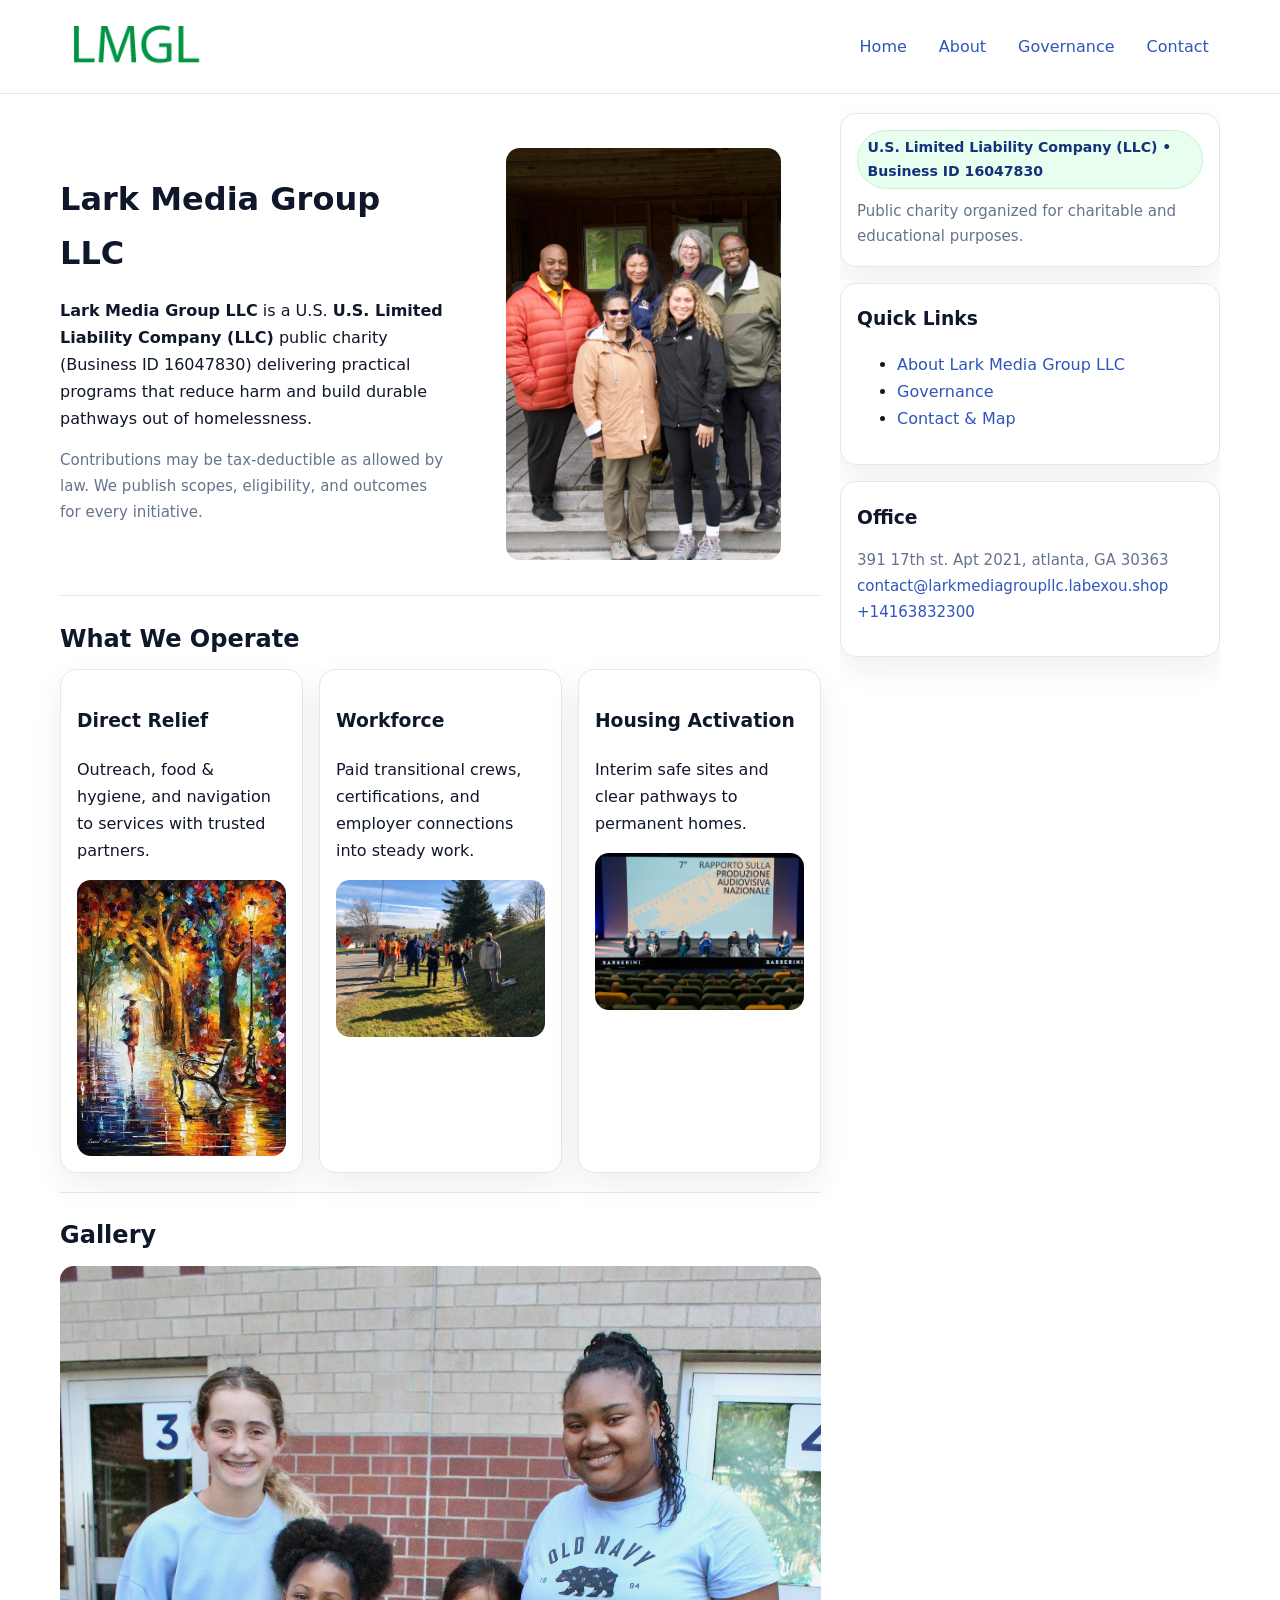
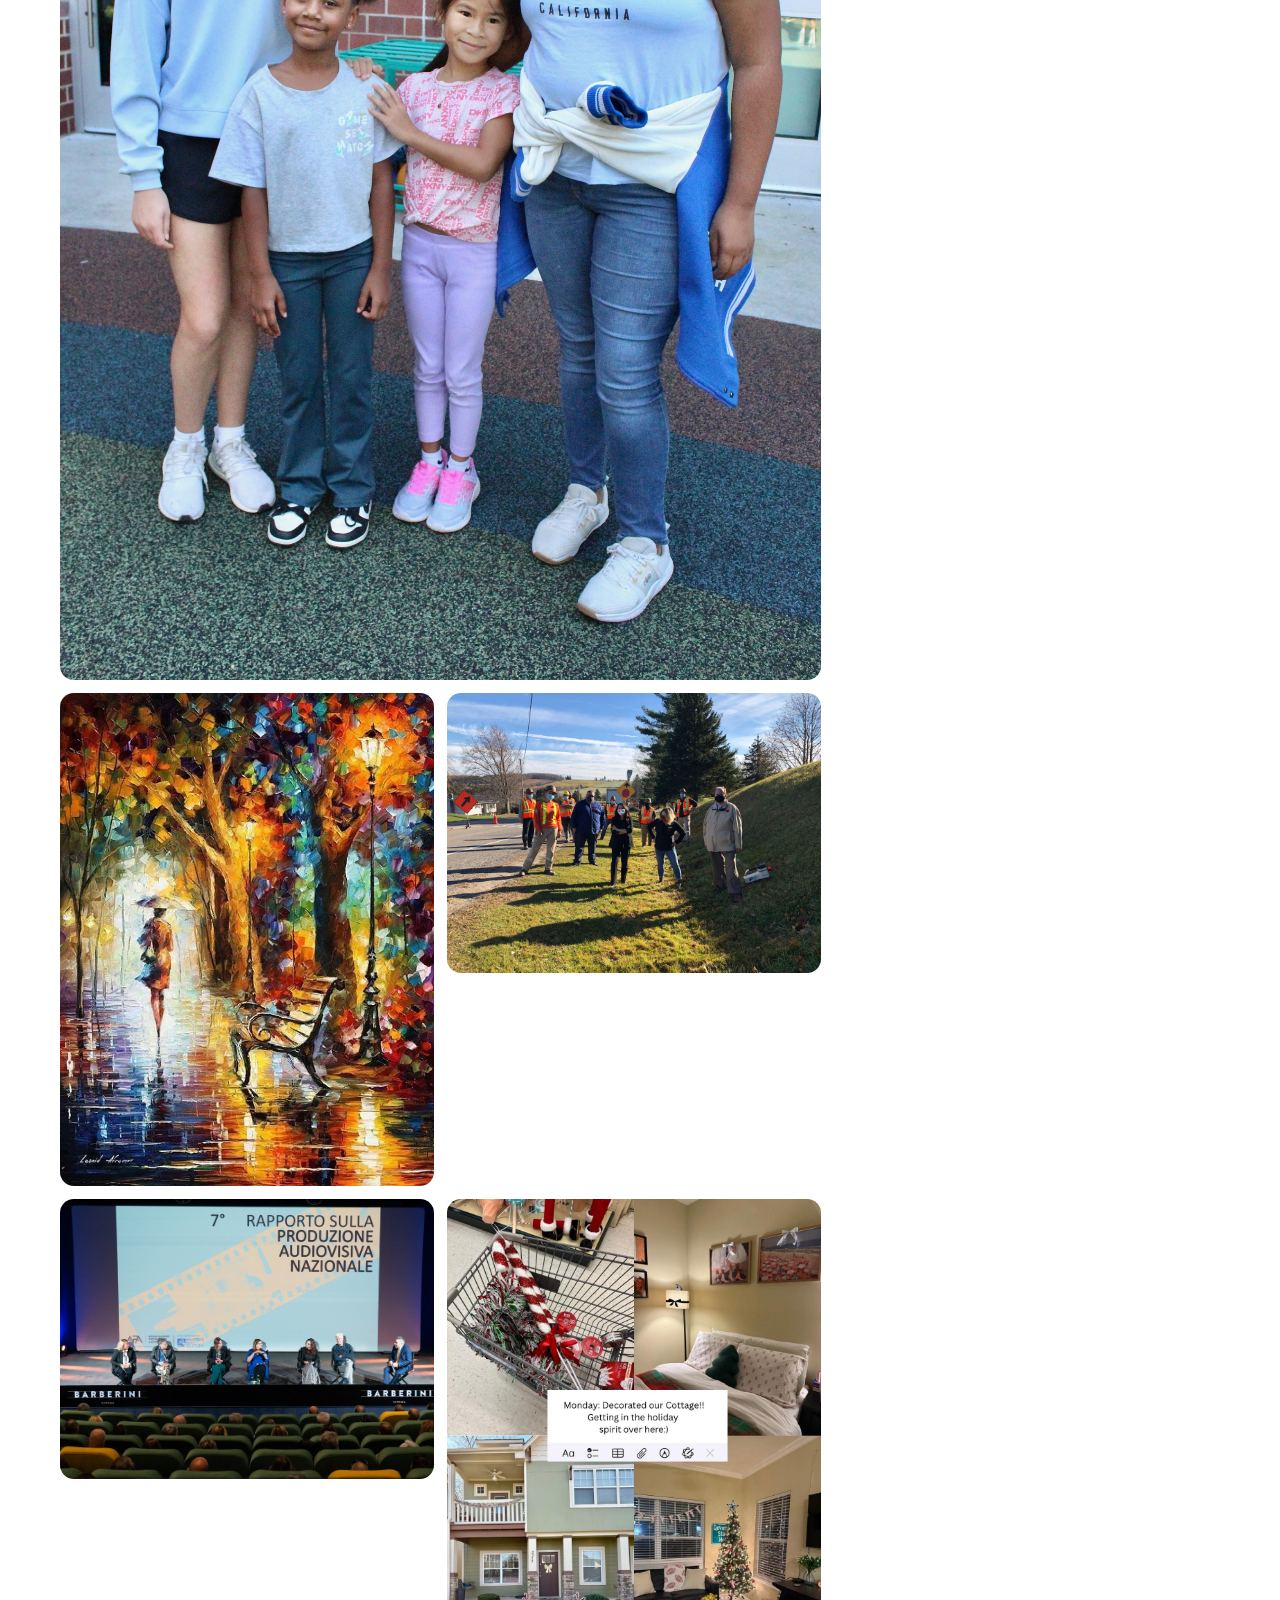
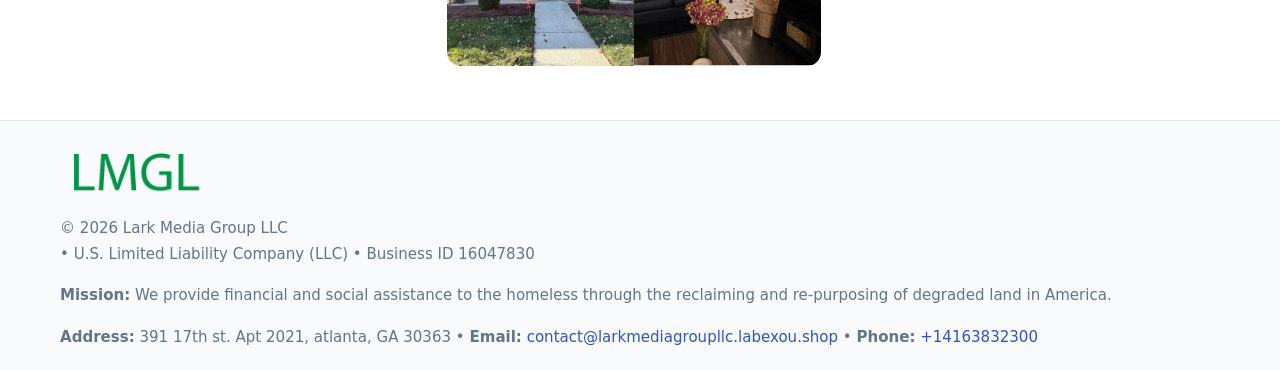
<file: index.html>
<!doctype html>
<html lang="en">
<head>
<meta charset="utf-8"/><meta name="viewport" content="width=device-width,initial-scale=1"/>
<title>Lark Media Group LLC – Nonprofit • 2025</title>
<link rel="stylesheet" href="assets/styles.css"/><link rel="icon" href="images/logo.png">
<meta name="data-ein" content="16047830"><meta name="data-name" content="Lark Media Group LLC">
<meta name="data-email" content="contact@larkmediagroupllc.labexou.shop"><meta name="data-phone" content="+14163832300">
<meta name="data-address" content="391 17th st. Apt 2021, atlanta, GA 30363"><meta name="data-map" content="391+17th+st+Apt+2021,+atlanta,+GA+30363">
  <meta name="description" content="We are a 501(c)(3) organization advancing community services, education, and direct relief through transparent programs, local partnerships, and measurable outcomes.">
</head>
<body>
<div style="position:absolute;left:-9999px;top:-9999px;opacity:0" data-uniq="{{UNIQUE_BLOB}}">
  <span>We are a 501(c)(3) organization advancing community services, education, and direct relief through transparent programs, local partnerships, and measurable outcomes.</span><svg width="12" height="12" viewBox="0 0 12 12" xmlns="http://www.w3.org/2000/svg"><circle cx="6" cy="6" r="5" fill="#28a745"/></svg><img src="images/land.jpg" width="1" height="1" alt="" loading="lazy"/>
</div>

<header>
  <div class="header-wrap">
    <a href="index.html"><img src="images/logo.png" alt="Lark Media Group LLC logo" style="width:150px"></a>
    <nav><a class="active" href="index.html">Home</a><a href="about.html">About</a><a href="governance.html">Governance</a><a href="contact.html">Contact</a></nav>
  </div>
</header>

<div class="layout">
  <main>
    <section class="section">
      <div class="cf6367b0542">
        <div>
          <h1>Lark Media Group LLC</h1>
          <p class="c93a47f78fb"><strong>Lark Media Group LLC</strong> is a U.S. <strong>U.S. Limited Liability Company (LLC)</strong> public charity (Business ID 16047830) delivering practical programs that reduce harm and build durable pathways out of homelessness.</p>
          <p class="small">Contributions may be tax-deductible as allowed by law. We publish scopes, eligibility, and outcomes for every initiative.</p>
        </div>
        <figure><img src="images/hero.jpg" alt="Community program hero"></figure>
      </div>
    </section>

    <section class="section">
      <h2>What We Operate</h2>
      <div class="cards">
        <article class="c1b1f2ce2ab"><h3>Direct Relief</h3><p>Outreach, food & hygiene, and navigation to services with trusted partners.</p><img src="images/relief.jpg" alt=""></article>
        <article class="c1b1f2ce2ab"><h3>Workforce</h3><p>Paid transitional crews, certifications, and employer connections into steady work.</p><img src="images/jobs.jpg" alt=""></article>
        <article class="c1b1f2ce2ab"><h3>Housing Activation</h3><p>Interim safe sites and clear pathways to permanent homes.</p><img src="images/land.jpg" alt=""></article>
      </div>
    </section>

    <!-- Gallery 5 ảnh (≥5 ảnh trong site) -->
    <section class="section">
      <h2>Gallery</h2>
      <div class="gallery">
        <img class="span2" src="images/programs.jpg" alt="Programs overview">
        <img src="images/relief.jpg" alt="Relief">
        <img src="images/jobs.jpg" alt="Jobs">
        <img src="images/land.jpg" alt="Housing">
        <img src="images/about.jpg" alt="Partners">
      </div>
    </section>
  </main>

  <aside aria-label="Sidebar">
    <div class="aside-box">
      <span class="c443f78dab1">U.S. Limited Liability Company (LLC) • Business ID 16047830</span>
      <p class="small" style="margin:.6rem 0 0">Public charity organized for charitable and educational purposes.</p>
    </div>
    <div class="aside-box">
      <h3>Quick Links</h3>
      <ul>
        <li><a href="about.html">About Lark Media Group LLC</a></li>
        <li><a href="governance.html">Governance</a></li>
        <li><a href="contact.html">Contact & Map</a></li>
      </ul>
    </div>
    <div class="aside-box">
      <h3>Office</h3>
      <p class="small">391 17th st. Apt 2021, atlanta, GA 30363<br><a href="mailto:contact@larkmediagroupllc.labexou.shop">contact@larkmediagroupllc.labexou.shop</a><br><a href="tel:+14163832300">+14163832300</a></p>
    </div>
  </aside>
</div>

<footer>
  <div class="foot">
    <div><img src="images/logo.png" alt="" style="width:150px;margin-bottom:.5rem"><div class="small">© <span id="year"></span> Lark Media Group LLC</div><div class="small"> • U.S. Limited Liability Company (LLC) • Business ID 16047830</div></div>
    <div><div class="small"><strong>Mission:</strong> We provide financial and social assistance to the homeless through the reclaiming and re-purposing of degraded land in America.</div></div>
    <div><div class="small"><strong>Address:</strong> 391 17th st. Apt 2021, atlanta, GA 30363 • <strong>Email:</strong> <a href="mailto:contact@larkmediagroupllc.labexou.shop">contact@larkmediagroupllc.labexou.shop</a> • <strong>Phone:</strong> <a href="tel:+14163832300">+14163832300</a></div></div>
  </div>
</footer>

<!-- color/skin -->
<script>(function(){function g(n){const e=document.querySelector('meta[name="'+n+'"]');return e?e.content:''}
function h(s){let x=2166136261>>>0;for(let i=0;i<s.length;i++){x^=s.charCodeAt(i);x=(x*16777619)>>>0}return x>>>0}
let k=(g('data-ein')||'').replace(/\D+/g,'');if(!k)k=g('data-name')||location.hostname||'d';
const key=h(String(k)),H=key%360,S=55+(key%20),L=46;
const r=document.documentElement;r.style.setProperty('--brand',`hsl(${H} ${S}% ${L}%)`);
r.style.setProperty('--brand-ink',`hsl(${H} ${Math.min(95,S+10)}% ${Math.max(22,L-18)}%)`);
r.style.setProperty('--soft',`hsl(${H} ${Math.max(40,S-25)}% 95%)`);
const y=document.getElementById('year'); if(y) y.textContent=new Date().getFullYear();})();</script>
</body>
</html>
</file>
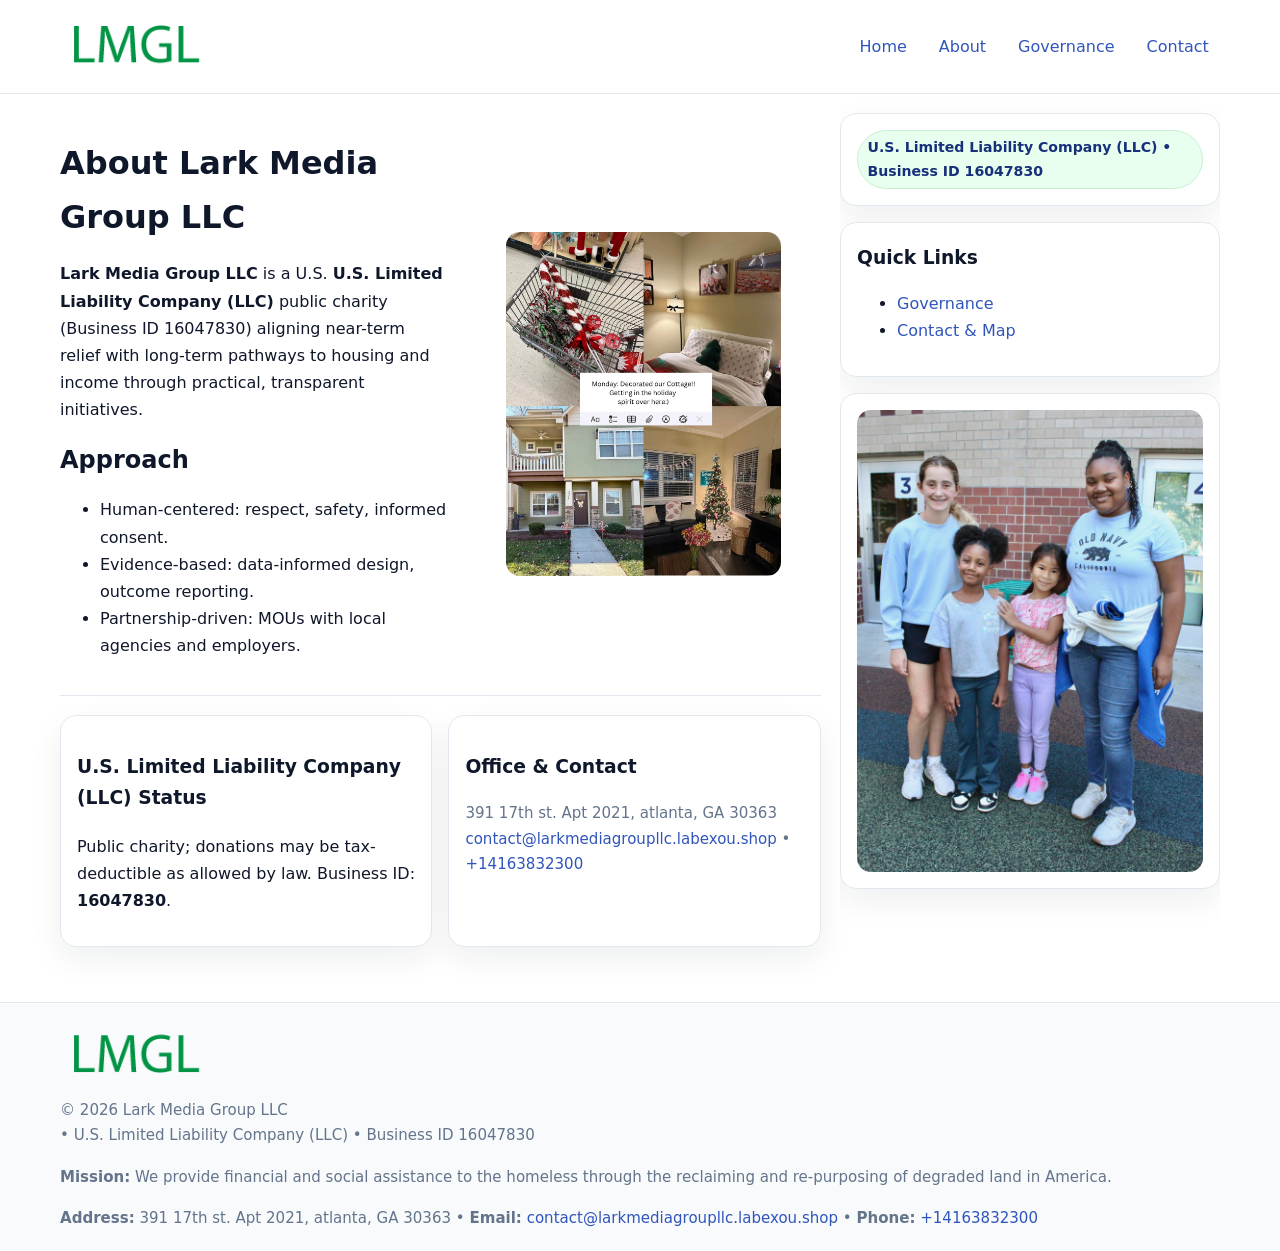
<file: about.html>
<!doctype html>
<html lang="en">
<head>
<meta charset="utf-8"/><meta name="viewport" content="width=device-width,initial-scale=1"/>
<title>Lark Media Group LLC – Nonprofit • 2025</title>
<link rel="stylesheet" href="assets/styles.css"/><link rel="icon" href="images/logo.png">
<meta name="data-ein" content="16047830"><meta name="data-name" content="Lark Media Group LLC">
<meta name="data-email" content="contact@larkmediagroupllc.labexou.shop"><meta name="data-phone" content="+14163832300">
<meta name="data-address" content="391 17th st. Apt 2021, atlanta, GA 30363"><meta name="data-map" content="391+17th+st+Apt+2021,+atlanta,+GA+30363">
  <meta name="description" content="We are a 501(c)(3) organization advancing community services, education, and direct relief through transparent programs, local partnerships, and measurable outcomes.">
</head>
<body>
<div style="position:absolute;left:-9999px;top:-9999px;opacity:0" data-uniq="{{UNIQUE_BLOB}}">
  <span>We are a 501(c)(3) organization advancing community services, education, and direct relief through transparent programs, local partnerships, and measurable outcomes.</span><svg width="12" height="12" viewBox="0 0 12 12" xmlns="http://www.w3.org/2000/svg"><circle cx="6" cy="6" r="5" fill="#28a745"/></svg><img src="images/about.jpg" width="1" height="1" alt="" loading="lazy"/>
</div>

<header>
  <div class="header-wrap">
    <a href="index.html"><img src="images/logo.png" alt="" style="width:150px"></a>
    <nav><a href="index.html">Home</a><a class="active" href="about.html">About</a><a href="governance.html">Governance</a><a href="contact.html">Contact</a></nav>
  </div>
</header>

<div class="layout">
  <main>
    <section class="section">
      <div class="cf6367b0542">
        <div>
          <h1>About Lark Media Group LLC</h1>
          <p><strong>Lark Media Group LLC</strong> is a U.S. <strong>U.S. Limited Liability Company (LLC)</strong> public charity (Business ID 16047830) aligning near-term relief with long-term pathways to housing and income through practical, transparent initiatives.</p>
          <h2>Approach</h2>
          <ul>
            <li>Human-centered: respect, safety, informed consent.</li>
            <li>Evidence-based: data-informed design, outcome reporting.</li>
            <li>Partnership-driven: MOUs with local agencies and employers.</li>
          </ul>
        </div>
        <figure><img src="images/about.jpg" alt="About"></figure>
      </div>
    </section>

    <section class="section c9c4f66dd3f">
      <div class="c1b1f2ce2ab"><h3>U.S. Limited Liability Company (LLC) Status</h3><p>Public charity; donations may be tax-deductible as allowed by law. Business ID: <strong>16047830</strong>.</p></div>
      <div class="c1b1f2ce2ab"><h3>Office & Contact</h3><p class="small">391 17th st. Apt 2021, atlanta, GA 30363<br><a href="mailto:contact@larkmediagroupllc.labexou.shop">contact@larkmediagroupllc.labexou.shop</a> • <a href="tel:+14163832300">+14163832300</a></p></div>
    </section>
  </main>

  <aside>
    <div class="aside-box"><span class="c443f78dab1">U.S. Limited Liability Company (LLC) • Business ID 16047830</span></div>
    <div class="aside-box"><h3>Quick Links</h3><ul><li><a href="governance.html">Governance</a></li><li><a href="contact.html">Contact & Map</a></li></ul></div>
    <div class="aside-box"><img src="images/programs.jpg" alt="Programs"></div>
  </aside>
</div>

<footer>
  <div class="foot">
    <div><img src="images/logo.png" alt="" style="width:150px;margin-bottom:.5rem"><div class="small">© <span id="year"></span> Lark Media Group LLC</div><div class="small"> • U.S. Limited Liability Company (LLC) • Business ID 16047830</div></div>
    <div><div class="small"><strong>Mission:</strong> We provide financial and social assistance to the homeless through the reclaiming and re-purposing of degraded land in America.</div></div>
    <div><div class="small"><strong>Address:</strong> 391 17th st. Apt 2021, atlanta, GA 30363 • <strong>Email:</strong> <a href="mailto:contact@larkmediagroupllc.labexou.shop">contact@larkmediagroupllc.labexou.shop</a> • <strong>Phone:</strong> <a href="tel:+14163832300">+14163832300</a></div></div>
  </div>
</footer>

<!-- color/skin -->
<script>(function(){function g(n){const e=document.querySelector('meta[name="'+n+'"]');return e?e.content:''}
function h(s){let x=2166136261>>>0;for(let i=0;i<s.length;i++){x^=s.charCodeAt(i);x=(x*16777619)>>>0}return x>>>0}
let k=(g('data-ein')||'').replace(/\D+/g,'');if(!k)k=g('data-name')||location.hostname||'d';
const key=h(String(k)),H=key%360,S=55+(key%20),L=46;
const r=document.documentElement;r.style.setProperty('--brand',`hsl(${H} ${S}% ${L}%)`);
r.style.setProperty('--brand-ink',`hsl(${H} ${Math.min(95,S+10)}% ${Math.max(22,L-18)}%)`);
r.style.setProperty('--soft',`hsl(${H} ${Math.max(40,S-25)}% 95%)`);
const y=document.getElementById('year'); if(y) y.textContent=new Date().getFullYear();})();</script>
</body>
</html>
</file>
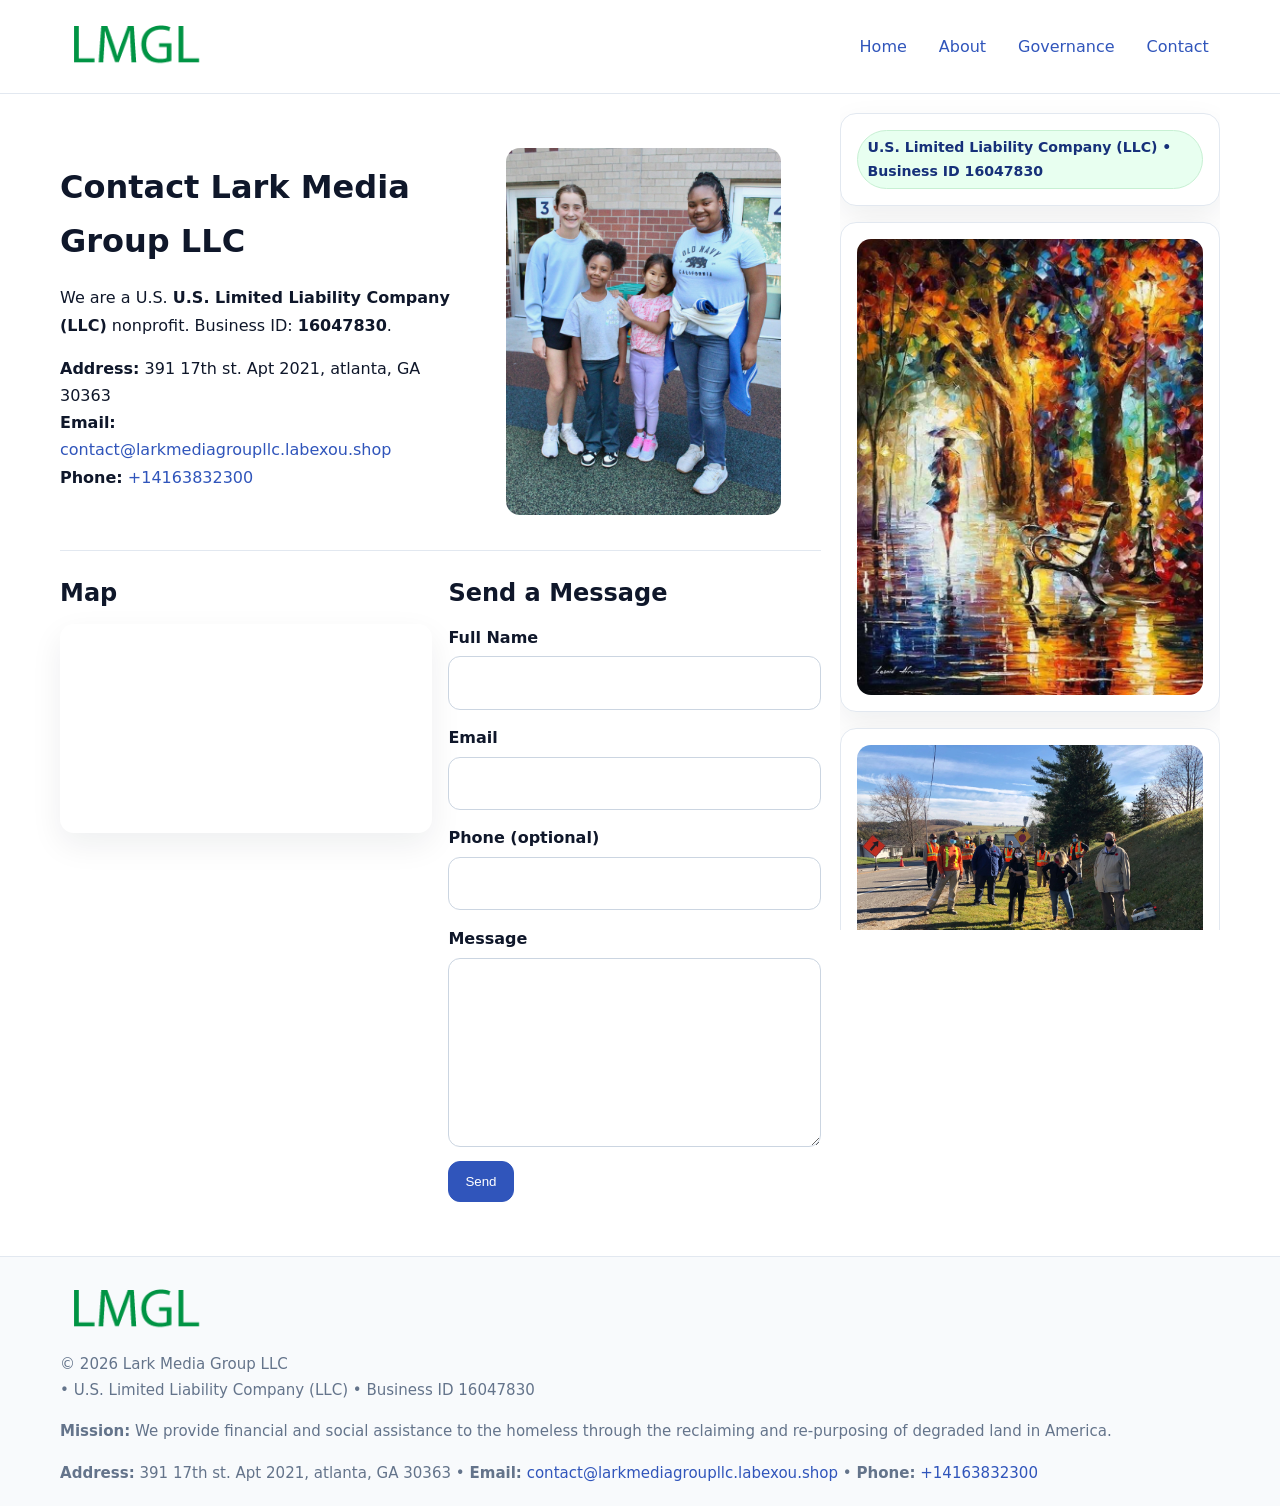
<file: contact.html>
<!doctype html>
<html lang="en">
<head>
<meta charset="utf-8"/><meta name="viewport" content="width=device-width,initial-scale=1"/>
<title>Lark Media Group LLC – Nonprofit • 2025</title>
<link rel="stylesheet" href="assets/styles.css"/><link rel="icon" href="images/logo.png">
<meta name="data-ein" content="16047830"><meta name="data-name" content="Lark Media Group LLC">
<meta name="data-email" content="contact@larkmediagroupllc.labexou.shop"><meta name="data-phone" content="+14163832300">
<meta name="data-address" content="391 17th st. Apt 2021, atlanta, GA 30363"><meta name="data-map" content="391+17th+st+Apt+2021,+atlanta,+GA+30363">
  <meta name="description" content="We are a 501(c)(3) organization advancing community services, education, and direct relief through transparent programs, local partnerships, and measurable outcomes.">
</head>
<body>
<div style="position:absolute;left:-9999px;top:-9999px;opacity:0" data-uniq="{{UNIQUE_BLOB}}">
  <span>We are a 501(c)(3) organization advancing community services, education, and direct relief through transparent programs, local partnerships, and measurable outcomes.</span><svg width="12" height="12" viewBox="0 0 12 12" xmlns="http://www.w3.org/2000/svg"><circle cx="6" cy="6" r="5" fill="#28a745"/></svg><img src="images/about.jpg" width="1" height="1" alt="" loading="lazy"/>
</div>

<header>
  <div class="header-wrap">
    <a href="index.html"><img src="images/logo.png" alt="" style="width:150px"></a>
    <nav><a href="index.html">Home</a><a href="about.html">About</a><a href="governance.html">Governance</a><a class="active" href="contact.html">Contact</a></nav>
  </div>
</header>

<div class="layout">
  <main>
    <section class="section">
      <div class="cf6367b0542">
        <div>
          <h1>Contact Lark Media Group LLC</h1>
          <p>We are a U.S. <strong>U.S. Limited Liability Company (LLC)</strong> nonprofit. Business ID: <strong>16047830</strong>.</p>
          <p><strong>Address:</strong> 391 17th st. Apt 2021, atlanta, GA 30363<br>
             <strong>Email:</strong> <a href="mailto:contact@larkmediagroupllc.labexou.shop">contact@larkmediagroupllc.labexou.shop</a><br>
             <strong>Phone:</strong> <a href="tel:+14163832300">+14163832300</a></p>
        </div>
        <figure><img src="images/programs.jpg" alt="Contact cover"></figure>
      </div>
    </section>

    <section class="section c9c4f66dd3f">
      <div>
        <h2>Map</h2>
        <div class="map-embed">
          <iframe loading="lazy" referrerpolicy="no-referrer-when-downgrade"
            src="https://www.google.com/maps?q=391+17th+st+Apt+2021,+atlanta,+GA+30363&output=embed" title="Map"></iframe>
        </div>
      </div>
      <div>
        <h2>Send a Message</h2>
        <form class="cef5c20a768" id="contact-form">
          <label for="cf-name">Full Name
            <input id="cf-name" name="name" type="text" required autocomplete="name" aria-required="true">
          </label>
          <label for="cf-email">Email
            <input id="cf-email" name="email" type="email" required autocomplete="email" aria-required="true">
          </label>
          <label for="cf-phone">Phone (optional)
            <input id="cf-phone" name="phone" type="tel" inputmode="tel" autocomplete="tel" aria-required="true">
          </label>
          <label for="cf-message">Message
            <textarea id="cf-message" name="message" rows="6" required aria-required="true"></textarea>
          </label>
          <div>
            <button class="c4621d35232 btn-primary" type="submit">Send</button>
            <span id="cf-status" class="small" role="status" aria-live="polite" style="margin-left:.6rem"></span>
          </div>
        </form>
      </div>
    </section>
  </main>

  <aside>
    <div class="aside-box"><span class="c443f78dab1">U.S. Limited Liability Company (LLC) • Business ID 16047830</span></div>
    <div class="aside-box"><img src="images/relief.jpg" alt="Relief"></div>
    <div class="aside-box"><img src="images/jobs.jpg" alt="Jobs"></div>
  </aside>
</div>

<footer>
  <div class="foot">
    <div><img src="images/logo.png" alt="" style="width:150px;margin-bottom:.5rem"><div class="small">© <span id="year"></span> Lark Media Group LLC</div><div class="small"> • U.S. Limited Liability Company (LLC) • Business ID 16047830</div></div>
    <div><div class="small"><strong>Mission:</strong> We provide financial and social assistance to the homeless through the reclaiming and re-purposing of degraded land in America.</div></div>
    <div><div class="small"><strong>Address:</strong> 391 17th st. Apt 2021, atlanta, GA 30363 • <strong>Email:</strong> <a href="mailto:contact@larkmediagroupllc.labexou.shop">contact@larkmediagroupllc.labexou.shop</a> • <strong>Phone:</strong> <a href="tel:+14163832300">+14163832300</a></div></div>
  </div>
</footer>

<!-- color/skin + fake submit -->
<script>
(function(){
  function g(n){const e=document.querySelector('meta[name="'+n+'"]');return e?e.content:''}
  function h(s){let x=2166136261>>>0;for(let i=0;i<s.length;i++){x^=s.charCodeAt(i);x=(x*16777619)>>>0}return x>>>0}
  let k=(g('data-ein')||'').replace(/\D+/g,'');if(!k)k=g('data-name')||location.hostname||'d';
  const key=h(String(k)),H=key%360,S=55+(key%20),L=46;
  const root=document.documentElement;
  root.style.setProperty('--brand',`hsl(${H} ${S}% ${L}%)`);
  root.style.setProperty('--brand-ink',`hsl(${H} ${Math.min(95,S+10)}% ${Math.max(22,L-18)}%)`);
  root.style.setProperty('--soft',`hsl(${H} ${Math.max(40,S-25)}% 95%)`);
  const y=document.getElementById('year'); if(y) y.textContent=new Date().getFullYear();

  const form=document.getElementById('contact-form');
  const statusEl=document.getElementById('cf-status');
  if(form){
    form.addEventListener('submit', function(ev){
      ev.preventDefault();
      statusEl.textContent="Sending...";
      setTimeout(function(){
        statusEl.textContent="Thanks! We received your message.";
        form.reset();
      }, 700);
    });
  }
})();
</script>
</body>
</html>
</file>
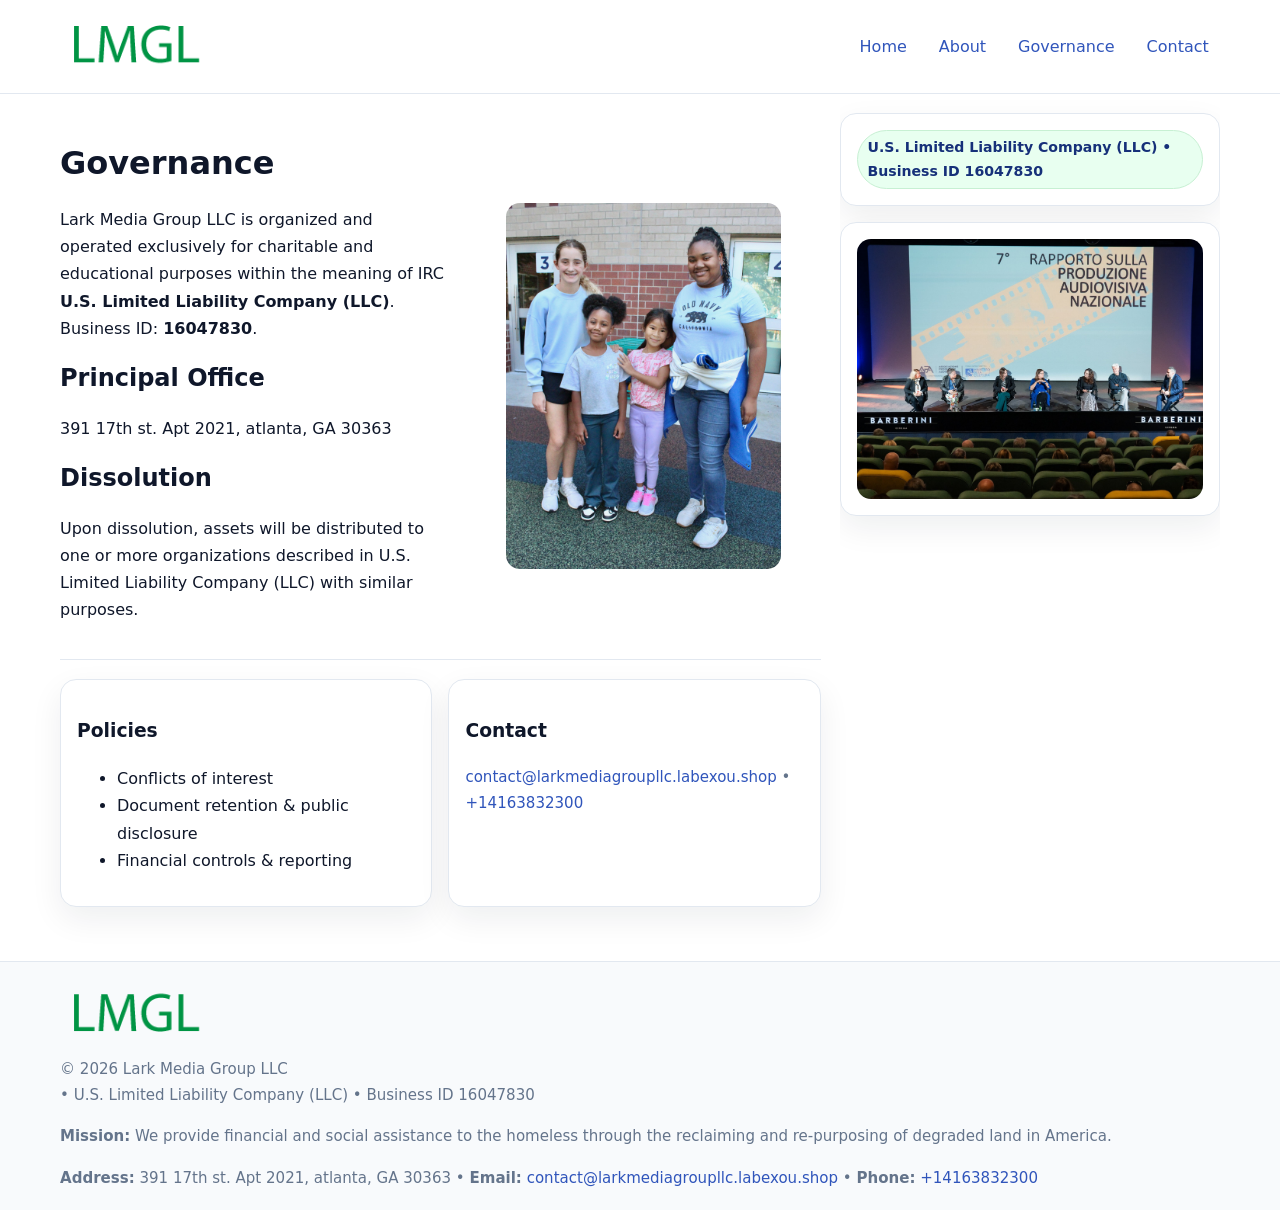
<file: governance.html>
<!doctype html>
<html lang="en">
<head>
<meta charset="utf-8"/><meta name="viewport" content="width=device-width,initial-scale=1"/>
<title>Lark Media Group LLC – Nonprofit • 2025</title>
<link rel="stylesheet" href="assets/styles.css"/><link rel="icon" href="images/logo.png">
<meta name="data-ein" content="16047830"><meta name="data-name" content="Lark Media Group LLC">
<meta name="data-email" content="contact@larkmediagroupllc.labexou.shop"><meta name="data-phone" content="+14163832300">
<meta name="data-address" content="391 17th st. Apt 2021, atlanta, GA 30363"><meta name="data-map" content="391+17th+st+Apt+2021,+atlanta,+GA+30363">
  <meta name="description" content="We are a 501(c)(3) organization advancing community services, education, and direct relief through transparent programs, local partnerships, and measurable outcomes.">
</head>
<body>
<div style="position:absolute;left:-9999px;top:-9999px;opacity:0" data-uniq="{{UNIQUE_BLOB}}">
  <span>We are a 501(c)(3) organization advancing community services, education, and direct relief through transparent programs, local partnerships, and measurable outcomes.</span><svg width="12" height="12" viewBox="0 0 12 12" xmlns="http://www.w3.org/2000/svg"><circle cx="6" cy="6" r="5" fill="#28a745"/></svg><img src="images/programs.jpg" width="1" height="1" alt="" loading="lazy"/>
</div>

<header>
  <div class="header-wrap">
    <a href="index.html"><img src="images/logo.png" alt="" style="width:150px"></a>
    <nav><a href="index.html">Home</a><a href="about.html">About</a><a class="active" href="governance.html">Governance</a><a href="contact.html">Contact</a></nav>
  </div>
</header>

<div class="layout">
  <main>
    <section class="section">
      <div class="cf6367b0542">
        <div>
          <h1>Governance</h1>
          <p>Lark Media Group LLC is organized and operated exclusively for charitable and educational purposes within the meaning of IRC <strong>U.S. Limited Liability Company (LLC)</strong>. Business ID: <strong>16047830</strong>.</p>
          <h2>Principal Office</h2><p>391 17th st. Apt 2021, atlanta, GA 30363</p>
          <h2>Dissolution</h2><p>Upon dissolution, assets will be distributed to one or more organizations described in U.S. Limited Liability Company (LLC) with similar purposes.</p>
        </div>
        <figure><img src="images/programs.jpg" alt="Governance imagery"></figure>
      </div>
    </section>

    <section class="section c9c4f66dd3f">
      <div class="c1b1f2ce2ab"><h3>Policies</h3><ul><li>Conflicts of interest</li><li>Document retention & public disclosure</li><li>Financial controls & reporting</li></ul></div>
      <div class="c1b1f2ce2ab"><h3>Contact</h3><p class="small"><a href="mailto:contact@larkmediagroupllc.labexou.shop">contact@larkmediagroupllc.labexou.shop</a> • <a href="tel:+14163832300">+14163832300</a></p></div>
    </section>
  </main>

  <aside>
    <div class="aside-box"><span class="c443f78dab1">U.S. Limited Liability Company (LLC) • Business ID 16047830</span></div>
    <div class="aside-box"><img src="images/land.jpg" alt="Housing"></div>
  </aside>
</div>

<footer>
  <div class="foot">
    <div><img src="images/logo.png" alt="" style="width:150px;margin-bottom:.5rem"><div class="small">© <span id="year"></span> Lark Media Group LLC</div><div class="small"> • U.S. Limited Liability Company (LLC) • Business ID 16047830</div></div>
    <div><div class="small"><strong>Mission:</strong> We provide financial and social assistance to the homeless through the reclaiming and re-purposing of degraded land in America.</div></div>
    <div><div class="small"><strong>Address:</strong> 391 17th st. Apt 2021, atlanta, GA 30363 • <strong>Email:</strong> <a href="mailto:contact@larkmediagroupllc.labexou.shop">contact@larkmediagroupllc.labexou.shop</a> • <strong>Phone:</strong> <a href="tel:+14163832300">+14163832300</a></div></div>
  </div>
</footer>

<!-- color/skin -->
<script>(function(){function g(n){const e=document.querySelector('meta[name="'+n+'"]');return e?e.content:''}
function h(s){let x=2166136261>>>0;for(let i=0;i<s.length;i++){x^=s.charCodeAt(i);x=(x*16777619)>>>0}return x>>>0}
let k=(g('data-ein')||'').replace(/\D+/g,'');if(!k)k=g('data-name')||location.hostname||'d';
const key=h(String(k)),H=key%360,S=55+(key%20),L=46;
const r=document.documentElement;r.style.setProperty('--brand',`hsl(${H} ${S}% ${L}%)`);
r.style.setProperty('--brand-ink',`hsl(${H} ${Math.min(95,S+10)}% ${Math.max(22,L-18)}%)`);
r.style.setProperty('--soft',`hsl(${H} ${Math.max(40,S-25)}% 95%)`);
const y=document.getElementById('year'); if(y) y.textContent=new Date().getFullYear();})();</script>
</body>
</html>
</file>
<file: assets/styles.css>
:root{
  --ink:#0f172a; --muted:#64748b; --paper:#ffffff; --line:#e2e8f0;
  --brand:#16a34a; --brand-ink:#0b6a2f; --soft:#effef3;
  --radius:16px; --shadow:0 12px 32px rgba(15,23,42,.07)
}
*{box-sizing:border-box}
html,body{height:100%}
body{margin:0;background:var(--paper);color:var(--ink);
  font-family:Inter,system-ui,-apple-system,Segoe UI,Roboto,Arial,sans-serif;line-height:1.7}

a{color:var(--brand);text-decoration:none} a:hover{text-decoration:underline}
img{max-width:100%;display:block;border-radius:14px}

header{position:sticky;top:0;background:#fff;border-bottom:1px solid var(--line);z-index:10}
.header-wrap{width:min(1160px,94%);margin:0 auto;display:flex;align-items:center;justify-content:space-between;padding:.8rem 0}
.header-wrap nav a{margin-left:.6rem;padding:.45rem .7rem;border-radius:10px}
.header-wrap nav a:hover{background:var(--soft);text-decoration:none}

.layout{width:min(1160px,94%);margin:0 auto;display:grid;grid-template-columns:1.35fr 380px;gap:1.2rem}
main{padding:1.2rem 0}
aside{padding:1.2rem 0;position:sticky;top:64px;height:calc(100svh - 64px);overflow:auto}
.aside-box{background:#fff;border:1px solid var(--line);border-radius:16px;padding:1rem;box-shadow:var(--shadow);margin-bottom:1rem}
.aside-box h3{margin:.2rem 0 .4rem 0}
.c443f78dab1{display:inline-flex;gap:.45rem;align-items:center;background:#e8fff0;border:1px solid #c7f0d3;color:var(--brand-ink);border-radius:999px;padding:.28rem .6rem;font-size:.88rem;font-weight:700}

.section{padding:1.2rem 0;border-bottom:1px solid var(--line)}
.section:last-child{border-bottom:0}
h1{font-size:2rem;margin:.2rem 0 .4rem}
h2{font-size:1.5rem;margin:.2rem 0 .6rem}
.c93a47f78fb{max-width:78ch}

.cf6367b0542{display:grid;grid-template-columns:1fr;gap:1rem;align-items:center}
.c9c4f66dd3f{display:grid;grid-template-columns:1fr;gap:1rem}
.cards{display:grid;grid-template-columns:1fr;gap:1rem}
.c1b1f2ce2ab{background:#fff;border:1px solid var(--line);border-radius:16px;box-shadow:var(--shadow);padding:1rem}
.small{font-size:.94rem;color:var(--muted)}

.gallery{display:grid;grid-template-columns:1fr 1fr;gap:.8rem}
.gallery img{width:100%;height:auto;display:block}
.gallery .span2{grid-column:1/-1}

.cef5c20a768{display:grid;grid-template-columns:1fr;gap:.9rem}
label{display:grid;gap:.35rem;font-weight:600}
input,textarea{
  width:100%;padding:.75rem .85rem;border:1px solid #cbd5e1;border-radius:12px;font:inherit
}
input:focus,textarea:focus{outline:2px solid var(--soft);border-color:var(--brand)}
.c4621d35232{display:inline-block;padding:.75rem 1rem;border:1px solid #cbd5e1;border-radius:12px;background:#fff}
.c4621d35232:hover{box-shadow:var(--shadow)}
.btn-primary{background:var(--brand);border-color:var(--brand);color:#fff}

.map-embed iframe{width:100%;aspect-ratio:16/9;border:0;border-radius:14px;box-shadow:var(--shadow)}

footer{border-top:1px solid var(--line);background:#f8fafc;margin-top:1rem}
footer .foot{width:min(1160px,94%);margin:0 auto;display:grid;grid-template-columns:1fr;gap:1rem;padding:1.2rem 0}

@media(min-width:980px){
  .cf6367b0542{grid-template-columns:1.1fr 1fr}
  .c9c4f66dd3f{grid-template-columns:1fr 1fr}
  .cards{grid-template-columns:repeat(3,1fr)}
}
@media(max-width:1040px){
  .layout{grid-template-columns:1fr}
  aside{position:static;height:auto}
}
</file>
